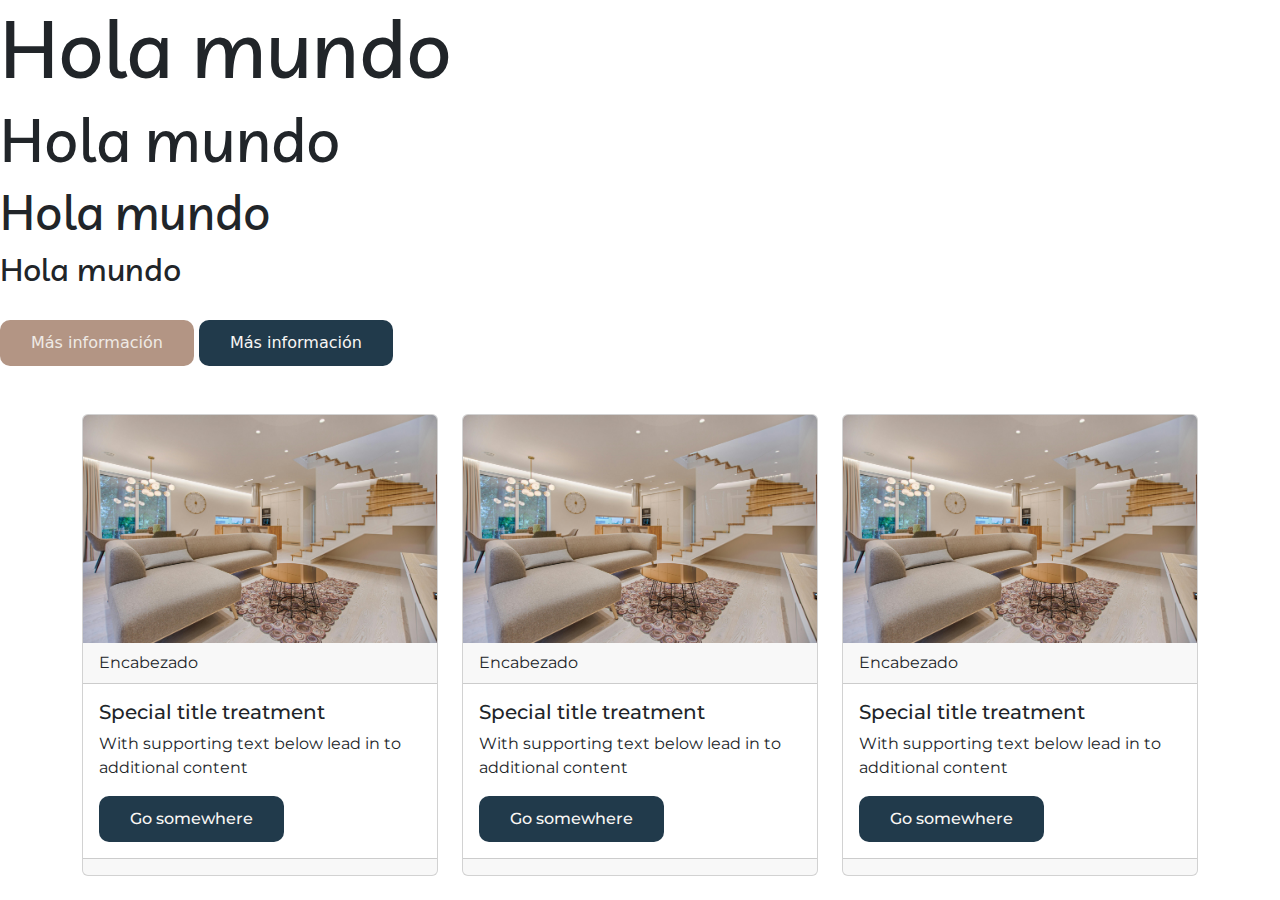
<file: src/main/webapp/vistas.usuario/index.html>
<!DOCTYPE html>
<html lang="es">
<head>
  <meta charset="UTF-8">
  <meta name="viewport" content="width=device-width, initial-scale=1.0">
   <!-- Enlace a Bootstrap CSS -->
  <link href="https://cdn.jsdelivr.net/npm/bootstrap@5.3.3/dist/css/bootstrap.min.css" rel="stylesheet" integrity="sha384-QWTKZyjpPEjISv5WaRU9OFeRpok6YctnYmDr5pNlyT2bRjXh0JMhjY6hW+ALEwIH" crossorigin="anonymous">
  <!-- Enlace a tu archivo main.css -->
  <link href="../css/main.css" rel="stylesheet" type="text/css"/>
  <title>Prueba de Estilos CSS</title>
  <!-- Enlace al archivo main.css -->

</head>
<body>  
    <!-- Probando los titulos -->
    <h1>Hola mundo</h1>
    <h2>Hola mundo</h2>
    <h3>Hola mundo</h3>
    <h4>Hola mundo</h4> 
    
   
    <!-- Probando los botones -->
    <br>
    <button class="btn btn-beige">Más información</button>
    <button class="btn btn-azul">Más información</button>
    <br>
    <br>
    <br>
    
    
    <!-- Estructura basica de una tarjeta -->
    <div class="container">
        <div class="row">
            <div class="col-lg-4">
                <div class="card">
                    <img src="../img/prueba_proyecto.jpg" class="card-img-top" alt="">
                    <div class="card-header">
                        Encabezado
                    </div>
                    <div class="card-body">
                        <h5 class="Card-title">Special title treatment</h5>
                        <p class="card-text">With supporting text below lead in to additional content</p>
                        <a href="#" class="btn btn-azul">Go somewhere</a>
                    </div>
                    <div class="card-footer"></div>
                </div>
            </div>
            <div class="col-lg-4">
                <div class="card">
                    <img src="../img/prueba_proyecto.jpg" class="card-img-top" alt="">
                    <div class="card-header">
                        Encabezado
                    </div>
                    <div class="card-body">
                        <h5 class="Card-title">Special title treatment</h5>
                        <p class="card-text">With supporting text below lead in to additional content</p>
                        <a href="#" class="btn btn-azul">Go somewhere</a>
                    </div>
                    <div class="card-footer"></div>
                </div>
            </div>
            <div class="col-lg-4">
                <div class="card">
                    <img src="../img/prueba_proyecto.jpg"  class="card-img-top" alt=""/>
                    <div class="card-header">
                        Encabezado
                    </div>
                    <div class="card-body">
                        <h5 class="Card-title">Special title treatment</h5>
                        <p class="card-text">With supporting text below lead in to additional content</p>
                        <a href="#" class="btn btn-azul">Go somewhere</a>
                    </div>
                    <div class="card-footer"></div>
                </div>
            </div>
        </div>
        
    </div>
    
</body>
</html>
</file>
<file: src/main/webapp/css/main.css>
/* Importar archivos de estilos modulares */
@import url('variables.css');
@import url('base.css');
@import url('components.css');
</file>
